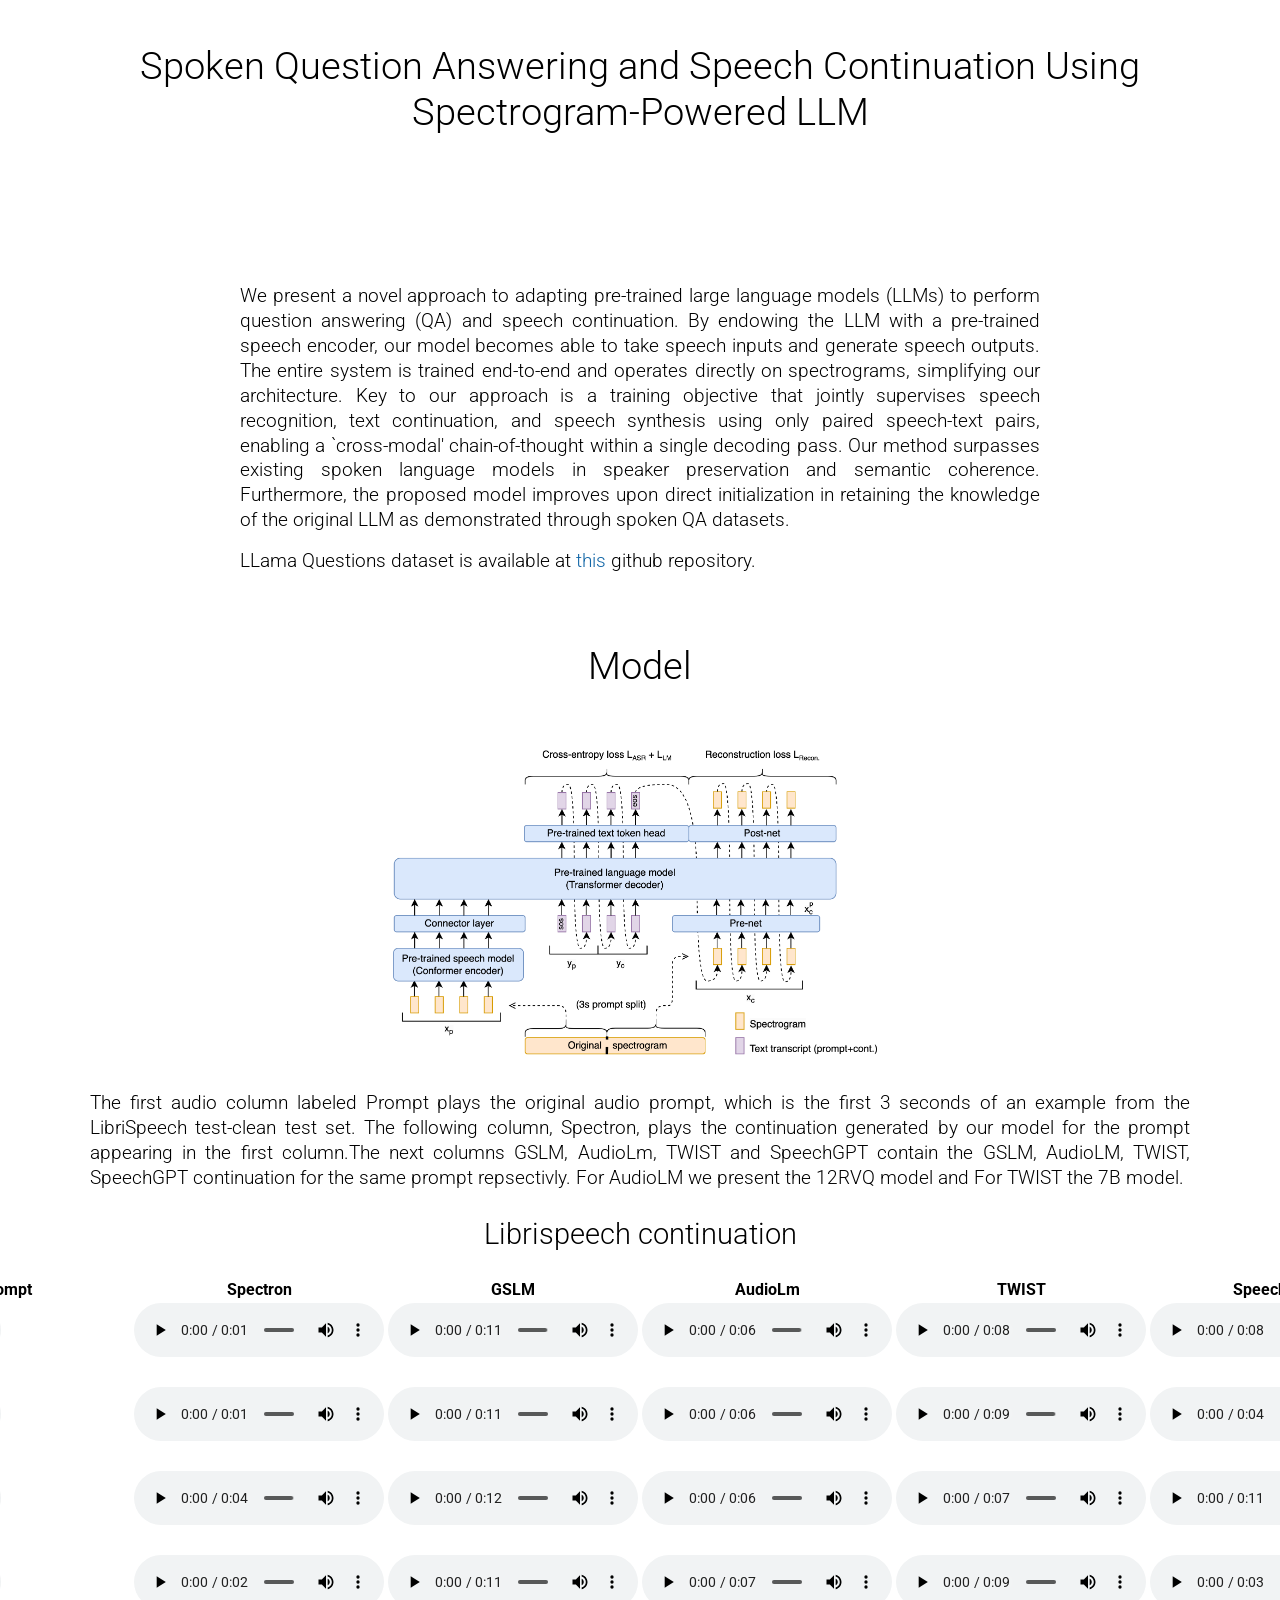
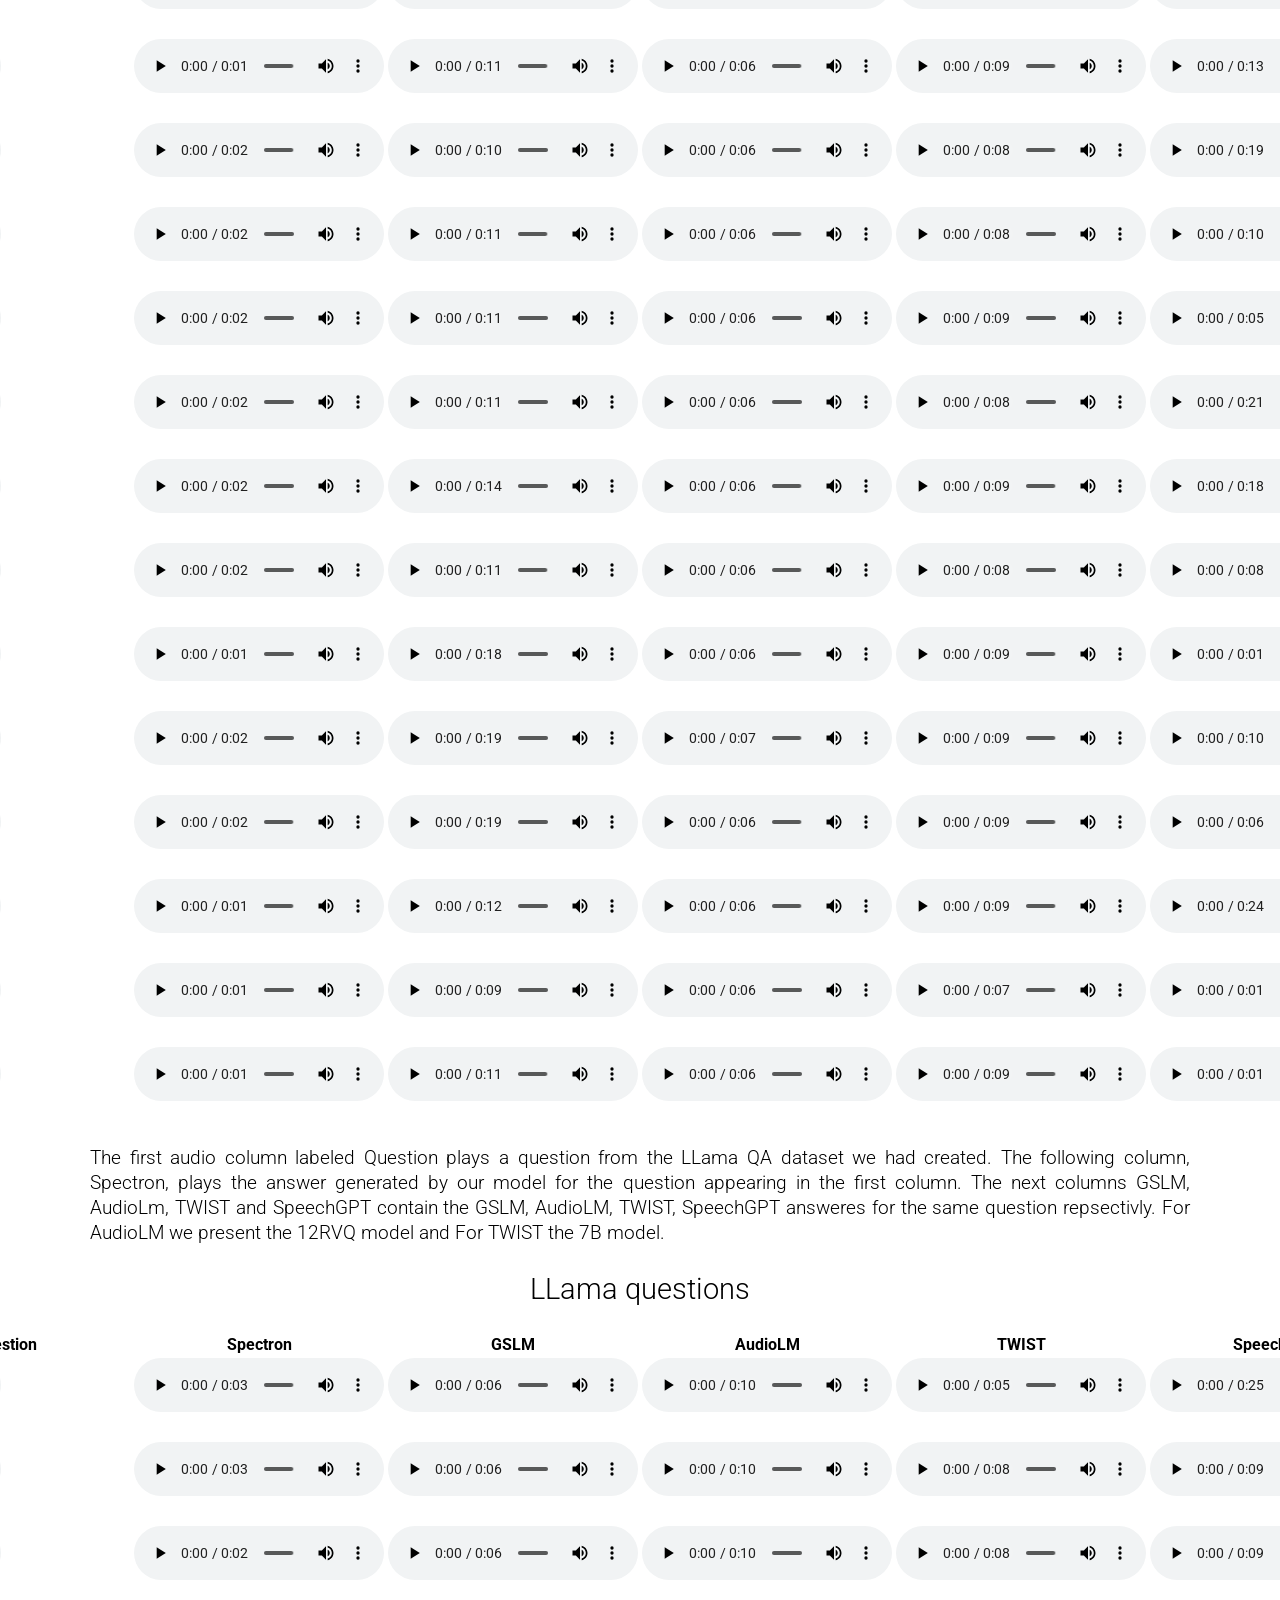
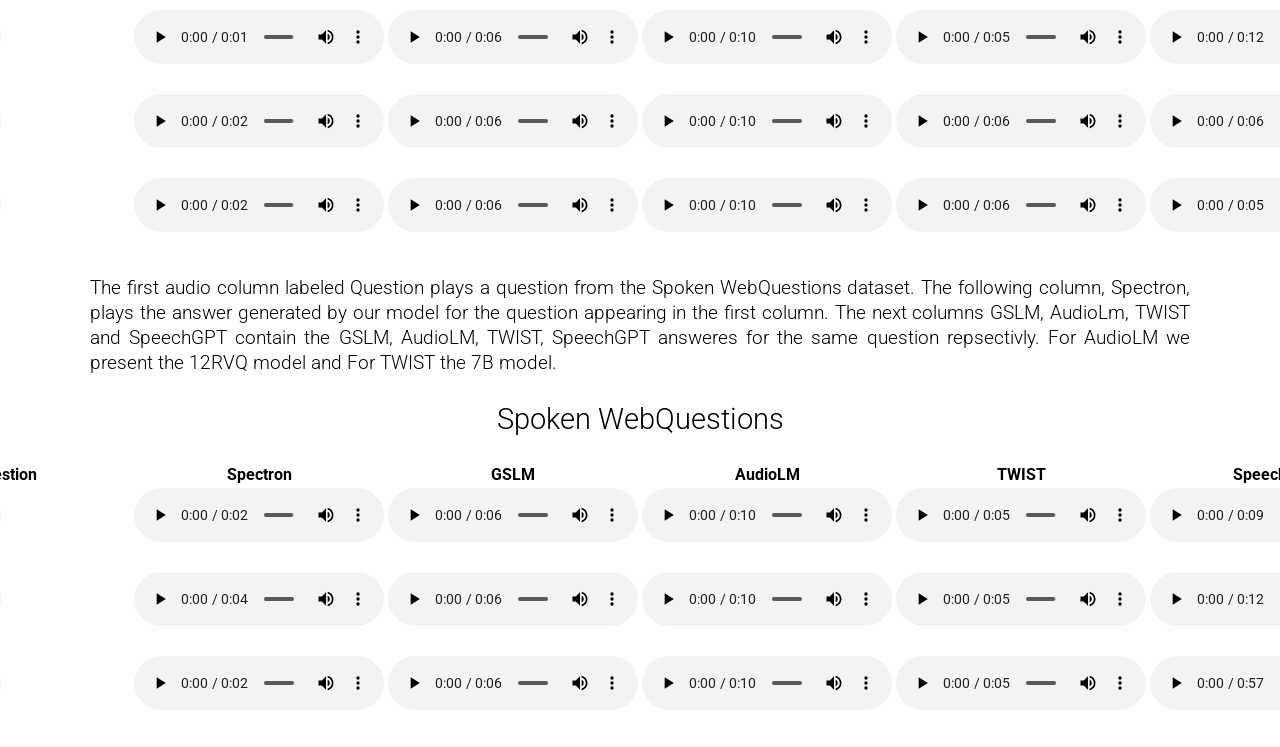
<file: spectron/index.html>
<html>

<head><meta http-equiv="Content-Type" content="text/html; charset=UTF-8"><link rel="stylesheet" type="text/css" href="cid:css-99d622a7-b09d-4ecb-b6de-0cda4c5d89cf@mhtml.blink" />

<title>Spoken Question Answering and Speech Continuation Using Spectrogram-Powered LLM</title>
    <meta property="og:title" content="LMs with a Voice: Spoken Language Modeling beyond Speech Tokens">
    <meta property="og:type" content="article">
    <!-- FIXME(shillingford): add final URL -->
    <meta property="og:url" content="">
    <!--meta property="og:image" content="images/vdtts_teaser.webp"-->
    <meta name="viewport" content="width=device-width, initial-scale=1.0">
    <link rel="preconnect" href="https://fonts.googleapis.com">
    <link rel="preconnect" href="https://fonts.gstatic.com" crossorigin>
    <link href="https://fonts.googleapis.com/css2?family=Roboto+Slab:wght@300&family=Roboto:wght@300&display=swap" rel="preload" as="style">
    <link href="https://fonts.googleapis.com/css2?family=Roboto+Slab:wght@300&family=Roboto:wght@300&display=swap" rel="stylesheet">
  

 <link rel="stylesheet" href="style.css">

  </head>

  <body>
    <div class="main">

      <h1>Spoken Question Answering and Speech Continuation Using Spectrogram-Powered LLM</h1>
      
      <div class="fig-teaser">
	<!-- TODO ADD TEASER IMG -->
      </div>

	<div class="abs">
      <p>
        We present a novel approach to adapting pre-trained large language models (LLMs) to perform question answering (QA) and speech continuation. By endowing the LLM with a pre-trained speech encoder, our model becomes able to take speech inputs and generate speech outputs. The entire system is trained end-to-end and operates directly on spectrograms, simplifying our architecture. Key to our approach is a training objective that jointly supervises speech recognition, text continuation, and speech synthesis using only paired speech-text pairs, enabling a `cross-modal' chain-of-thought within a single decoding pass. Our method surpasses existing spoken language models in speaker preservation and semantic coherence. Furthermore, the proposed model improves upon direct initialization in retaining the knowledge of the original LLM as demonstrated through spoken QA datasets.
      </p>
    <p>
      LLama Questions dataset is available at <a href="https://github.com/google-research-datasets/LLAMA1-Test-Set">this</a> github repository. 
    </p>
	</div>

      <h1>Model</h1>
      <div class="scroll-container">
        <div class="fig-model">
  	<img src="figures/train_tf_11.png">
        </div>

      </div>

      <p>
        The first audio column labeled <highlighted>Prompt</highlighted> plays the original audio prompt, which is the first 3 seconds of an example from the LibriSpeech test-clean test set. The following column, <highlighted>Spectron</highlighted>, plays the continuation generated by our model for the prompt appearing in the first column.The next columns <highlighted>GSLM</highlighted>, <highlighted>AudioLm</highlighted>, <highlighted>TWIST</highlighted> and <highlighted>SpeechGPT</highlighted> contain the GSLM, AudioLM, TWIST, SpeechGPT continuation for the same prompt repsectivly. For AudioLM we present the 12RVQ model and For TWIST the 7B model.
      <a id="ConversationalSTE"><h2 >Librispeech continuation</h2></a>
	<div class="table-container">
        <table class="sample-table" id="samples-table">
      	      <colgroup><col>
              </colgroup><thead>
                <tr>
                  <th colspan="1">Prompt</th><th colspan="1">Spectron</th><th colspan="1">GSLM</th><th colspan="1">AudioLm</th><th colspan="1">TWIST</th><th colspan="1">SpeechGPT</th>
                </tr>
              </thead>
              
              <tbody>
                <tr class="audio">
                  <td><audio controls=""><source src="librispeech/1/src.wav" type="audio/wav"></td>
                  <td><audio controls=""><source src="librispeech/1/pred.wav" type="audio/wav"></td>
                  <td><audio controls=""><source src="librispeech/1/gslm.wav" type="audio/wav"></td>
                  <td><audio controls=""><source src="librispeech/1/audiolm.wav" type="audio/wav"></td>
                  <td><audio controls=""><source src="librispeech/1/twist.wav" type="audio/wav"></td>
                  <td><audio controls=""><source src="librispeech/1/speechgpt.wav" type="audio/wav"></td>
                </tr>
                <tr class="transcript">
                  <td></td>
                  <td></td>
                </tr>
                <tr class="audio">
                  <td><audio controls=""><source src="librispeech/2/src.wav" type="audio/wav"></td>
                  <td><audio controls=""><source src="librispeech/2/pred.wav" type="audio/wav"></td>
                  <td><audio controls=""><source src="librispeech/2/gslm.wav" type="audio/wav"></td>
                  <td><audio controls=""><source src="librispeech/2/audiolm.wav" type="audio/wav"></td>
                  <td><audio controls=""><source src="librispeech/2/twist.wav" type="audio/wav"></td>
                  <td><audio controls=""><source src="librispeech/2/speechgpt.wav" type="audio/wav"></td>
                </tr>
                <tr class="transcript">
                  <td></td>
                  <td></td>
                </tr>
                <tr class="audio">
                  <td><audio controls=""><source src="librispeech/3/src.wav" type="audio/wav"></td>
                  <td><audio controls=""><source src="librispeech/3/pred.wav" type="audio/wav"></td>
                  <td><audio controls=""><source src="librispeech/3/gslm.wav" type="audio/wav"></td>
                  <td><audio controls=""><source src="librispeech/3/audiolm.wav" type="audio/wav"></td>
                  <td><audio controls=""><source src="librispeech/3/twist.wav" type="audio/wav"></td>
                  <td><audio controls=""><source src="librispeech/3/speechgpt.wav" type="audio/wav"></td>
                </tr>
                <tr class="transcript">
                  <td></td>
                  <td></td>
                </tr>
                
                <tr class="audio">
                  <td><audio controls=""><source src="librispeech/4/src.wav" type="audio/wav"></td>
                  <td><audio controls=""><source src="librispeech/4/pred.wav" type="audio/wav"></td>
                  <td><audio controls=""><source src="librispeech/4/gslm.wav" type="audio/wav"></td>
                  <td><audio controls=""><source src="librispeech/4/audiolm.wav" type="audio/wav"></td>
                  <td><audio controls=""><source src="librispeech/4/twist.wav" type="audio/wav"></td>
                  <td><audio controls=""><source src="librispeech/4/speechgpt.wav" type="audio/wav"></td>
                </tr>
                <tr class="transcript">
                  <td></td>
                  <td></td>
                </tr>
                <tr class="audio">
                  <td><audio controls=""><source src="librispeech/5/src.wav" type="audio/wav"></td>
                  <td><audio controls=""><source src="librispeech/5/pred.wav" type="audio/wav"></td>
                  <td><audio controls=""><source src="librispeech/5/gslm.wav" type="audio/wav"></td>
                  <td><audio controls=""><source src="librispeech/5/audiolm.wav" type="audio/wav"></td>
                  <td><audio controls=""><source src="librispeech/5/twist.wav" type="audio/wav"></td>
                  <td><audio controls=""><source src="librispeech/5/speechgpt.wav" type="audio/wav"></td>
                </tr>
                <tr class="transcript">
                  <td></td>
                  <td></td>
                </tr>
                <tr class="audio">
                  <td><audio controls=""><source src="librispeech/6/src.wav" type="audio/wav"></td>
                  <td><audio controls=""><source src="librispeech/6/pred.wav" type="audio/wav"></td>
                  <td><audio controls=""><source src="librispeech/6/gslm.wav" type="audio/wav"></td>
                  <td><audio controls=""><source src="librispeech/6/audiolm.wav" type="audio/wav"></td>
                  <td><audio controls=""><source src="librispeech/6/twist.wav" type="audio/wav"></td>
                  <td><audio controls=""><source src="librispeech/6/speechgpt.wav" type="audio/wav"></td>
                </tr>
                <tr class="transcript">
                  <td></td>
                  <td></td>
                </tr>
                <tr class="audio">
                  <td><audio controls=""><source src="librispeech/7/src.wav" type="audio/wav"></td>
                  <td><audio controls=""><source src="librispeech/7/pred.wav" type="audio/wav"></td>
                  <td><audio controls=""><source src="librispeech/7/gslm.wav" type="audio/wav"></td>
                  <td><audio controls=""><source src="librispeech/7/audiolm.wav" type="audio/wav"></td>
                  <td><audio controls=""><source src="librispeech/7/twist.wav" type="audio/wav"></td>
                  <td><audio controls=""><source src="librispeech/7/speechgpt.wav" type="audio/wav"></td>
                </tr>
                <tr class="transcript">
                  <td></td>
                  <td></td>
                </tr>
                <tr class="audio">
                  <td><audio controls=""><source src="librispeech/8/src.wav" type="audio/wav"></td>
                  <td><audio controls=""><source src="librispeech/8/pred.wav" type="audio/wav"></td>
                  <td><audio controls=""><source src="librispeech/8/gslm.wav" type="audio/wav"></td>
                  <td><audio controls=""><source src="librispeech/8/audiolm.wav" type="audio/wav"></td>
                  <td><audio controls=""><source src="librispeech/8/twist.wav" type="audio/wav"></td>
                  <td><audio controls=""><source src="librispeech/8/speechgpt.wav" type="audio/wav"></td>
                </tr>
                <tr class="transcript">
                  <td></td>
                  <td></td>
                </tr>
                <tr class="audio">
                  <td><audio controls=""><source src="librispeech/9/src.wav" type="audio/wav"></td>
                  <td><audio controls=""><source src="librispeech/9/pred.wav" type="audio/wav"></td>
                  <td><audio controls=""><source src="librispeech/9/gslm.wav" type="audio/wav"></td>
                  <td><audio controls=""><source src="librispeech/9/audiolm.wav" type="audio/wav"></td>
                  <td><audio controls=""><source src="librispeech/9/twist.wav" type="audio/wav"></td>
                  <td><audio controls=""><source src="librispeech/9/speechgpt.wav" type="audio/wav"></td>
                </tr>
                <tr class="transcript">
                  <td></td>
                  <td></td>
                </tr>
                <tr class="audio">
                  <td><audio controls=""><source src="librispeech/10/src.wav" type="audio/wav"></td>
                  <td><audio controls=""><source src="librispeech/10/pred.wav" type="audio/wav"></td>
                  <td><audio controls=""><source src="librispeech/10/gslm.wav" type="audio/wav"></td>
                  <td><audio controls=""><source src="librispeech/10/audiolm.wav" type="audio/wav"></td>
                  <td><audio controls=""><source src="librispeech/10/twist.wav" type="audio/wav"></td>
                  <td><audio controls=""><source src="librispeech/10/speechgpt.wav" type="audio/wav"></td>
                </tr>
                <tr class="transcript">
                  <td></td>
                  <td></td>
                </tr>
                <tr class="audio">
                  <td><audio controls=""><source src="librispeech/11/src.wav" type="audio/wav"></td>
                  <td><audio controls=""><source src="librispeech/11/pred.wav" type="audio/wav"></td>
                  <td><audio controls=""><source src="librispeech/11/gslm.wav" type="audio/wav"></td>
                  <td><audio controls=""><source src="librispeech/11/audiolm.wav" type="audio/wav"></td>
                  <td><audio controls=""><source src="librispeech/11/twist.wav" type="audio/wav"></td>
                  <td><audio controls=""><source src="librispeech/11/speechgpt.wav" type="audio/wav"></td>
                </tr>
                <tr class="transcript">
                  <td></td>
                  <td></td>
                </tr>
                <tr class="audio">
                  <td><audio controls=""><source src="librispeech/12/src.wav" type="audio/wav"></td>
                  <td><audio controls=""><source src="librispeech/12/pred.wav" type="audio/wav"></td>
                  <td><audio controls=""><source src="librispeech/12/gslm.wav" type="audio/wav"></td>
                  <td><audio controls=""><source src="librispeech/12/audiolm.wav" type="audio/wav"></td>
                  <td><audio controls=""><source src="librispeech/12/twist.wav" type="audio/wav"></td>
                  <td><audio controls=""><source src="librispeech/12/speechgpt.wav" type="audio/wav"></td>
                </tr>
                <tr class="transcript">
                  <td></td>
                  <td></td>
                </tr>
                <tr class="audio">
                  <td><audio controls=""><source src="librispeech/13/src.wav" type="audio/wav"></td>
                  <td><audio controls=""><source src="librispeech/13/pred.wav" type="audio/wav"></td>
                  <td><audio controls=""><source src="librispeech/13/gslm.wav" type="audio/wav"></td>
                  <td><audio controls=""><source src="librispeech/13/audiolm.wav" type="audio/wav"></td>
                  <td><audio controls=""><source src="librispeech/13/twist.wav" type="audio/wav"></td>
                  <td><audio controls=""><source src="librispeech/13/speechgpt.wav" type="audio/wav"></td>
                </tr>
                <tr class="transcript">
                  <td></td>
                  <td></td>
                </tr>
                <tr class="audio">
                  <td><audio controls=""><source src="librispeech/14/src.wav" type="audio/wav"></td>
                  <td><audio controls=""><source src="librispeech/14/pred.wav" type="audio/wav"></td>
                  <td><audio controls=""><source src="librispeech/14/gslm.wav" type="audio/wav"></td>
                  <td><audio controls=""><source src="librispeech/14/audiolm.wav" type="audio/wav"></td>
                  <td><audio controls=""><source src="librispeech/14/twist.wav" type="audio/wav"></td>
                  <td><audio controls=""><source src="librispeech/14/speechgpt.wav" type="audio/wav"></td>
                </tr>
                <tr class="transcript">
                  <td></td>
                  <td></td>
                </tr>
                
                <tr class="audio">
                  <td><audio controls=""><source src="librispeech/15/src.wav" type="audio/wav"></td>
                  <td><audio controls=""><source src="librispeech/15/pred.wav" type="audio/wav"></td>
                  <td><audio controls=""><source src="librispeech/15/gslm.wav" type="audio/wav"></td>
                  <td><audio controls=""><source src="librispeech/15/audiolm.wav" type="audio/wav"></td>
                  <td><audio controls=""><source src="librispeech/15/twist.wav" type="audio/wav"></td>
                  <td><audio controls=""><source src="librispeech/15/speechgpt.wav" type="audio/wav"></td>
                </tr>
                <tr class="transcript">
                  <td></td>
                  <td></td>
                </tr>
                <tr class="audio">
                  <td><audio controls=""><source src="librispeech/16/src.wav" type="audio/wav"></td>
                  <td><audio controls=""><source src="librispeech/16/pred.wav" type="audio/wav"></td>
                  <td><audio controls=""><source src="librispeech/16/gslm.wav" type="audio/wav"></td>
                  <td><audio controls=""><source src="librispeech/16/audiolm.wav" type="audio/wav"></td>
                  <td><audio controls=""><source src="librispeech/16/twist.wav" type="audio/wav"></td>
                  <td><audio controls=""><source src="librispeech/16/speechgpt.wav" type="audio/wav"></td>
                </tr>
                <tr class="transcript">
                  <td></td>
                  <td></td>
                </tr>
                <tr class="audio">
                  <td><audio controls=""><source src="librispeech/17/src.wav" type="audio/wav"></td>
                  <td><audio controls=""><source src="librispeech/17/pred.wav" type="audio/wav"></td>
                  <td><audio controls=""><source src="librispeech/17/gslm.wav" type="audio/wav"></td>
                  <td><audio controls=""><source src="librispeech/17/audiolm.wav" type="audio/wav"></td>
                  <td><audio controls=""><source src="librispeech/17/twist.wav" type="audio/wav"></td>
                  <td><audio controls=""><source src="librispeech/17/speechgpt.wav" type="audio/wav"></td>
                </tr>
                <tr class="transcript">
                  <td></td>
                  <td></td>
                </tr>
              </tbody>
              
        </table>
	</div>
  <p>
        The first audio column labeled <highlighted>Question</highlighted> plays a question from the LLama QA dataset we had created. The following column, <highlighted>Spectron</highlighted>, plays the answer generated by our model for the question appearing in the first column. The next columns <highlighted>GSLM</highlighted>, <highlighted>AudioLm</highlighted>, <highlighted>TWIST</highlighted> and <highlighted>SpeechGPT</highlighted> contain the GSLM, AudioLM, TWIST, SpeechGPT answeres for the same question repsectivly. For AudioLM we present the 12RVQ model and For TWIST the 7B model.

      <a id="wk"><h2 >LLama questions</h2></a>

      
  <div class="table-container">
        <table class="sample-table" id="samples-table">
              <colgroup><col>
              </colgroup><thead>
                <tr>
                  <th colspan="1">Question</th><th colspan="1">Spectron</th><th colspan="1">GSLM</th><th colspan="1">AudioLM</th><th colspan="1">TWIST</th><th colspan="1">SpeechGPT</th>
                </tr>
              </thead>
                <tr class="audio">
                  <td><audio controls=""><source src="llama_questions/1/Q.wav" type="audio/wav"></td>
                  <td><audio controls=""><source src="llama_questions/1/S.wav" type="audio/wav"></td>
                  <td><audio controls=""><source src="llama_questions/1/gslm.wav" type="audio/wav"></td>
                  <td><audio controls=""><source src="llama_questions/1/audiolm.wav" type="audio/wav"></td>
                  <td><audio controls=""><source src="llama_questions/1/T7.wav" type="audio/wav"></td>
                  <td><audio controls=""><source src="llama_questions/1/SGPT.wav" type="audio/wav"></td>
                </tr>
                <tr class="transcript">
                  <td></td>
                  <td></td>
                </tr>
                <tr class="audio">
                  <td><audio controls=""><source src="llama_questions/2/Q.wav" type="audio/wav"></td>
                  <td><audio controls=""><source src="llama_questions/2/S.wav" type="audio/wav"></td>
                  <td><audio controls=""><source src="llama_questions/2/gslm.wav" type="audio/wav"></td>
                  <td><audio controls=""><source src="llama_questions/2/audiolm.wav" type="audio/wav"></td>
                  <td><audio controls=""><source src="llama_questions/2/T7.wav" type="audio/wav"></td>
                  <td><audio controls=""><source src="llama_questions/2/SGPT.wav" type="audio/wav"></td>
                </tr>
                <tr class="transcript">
                  <td></td>
                  <td></td>
                </tr>
                <tr class="audio">
                  <td><audio controls=""><source src="llama_questions/3/Q.wav" type="audio/wav"></td>
                  <td><audio controls=""><source src="llama_questions/3/S.wav" type="audio/wav"></td>
                  <td><audio controls=""><source src="llama_questions/3/gslm.wav" type="audio/wav"></td>
                  <td><audio controls=""><source src="llama_questions/3/audiolm.wav" type="audio/wav"></td>
                  <td><audio controls=""><source src="llama_questions/3/T7.wav" type="audio/wav"></td>
                  <td><audio controls=""><source src="llama_questions/3/SGPT.wav" type="audio/wav"></td>
                </tr>
                <tr class="transcript">
                  <td></td>
                  <td></td>
                </tr>
                <tr class="audio">
                  <td><audio controls=""><source src="llama_questions/4/Q.wav" type="audio/wav"></td>
                  <td><audio controls=""><source src="llama_questions/4/S.wav" type="audio/wav"></td>
                  <td><audio controls=""><source src="llama_questions/4/gslm.wav" type="audio/wav"></td>
                  <td><audio controls=""><source src="llama_questions/4/audiolm.wav" type="audio/wav"></td>
                  <td><audio controls=""><source src="llama_questions/4/T7.wav" type="audio/wav"></td>
                  <td><audio controls=""><source src="llama_questions/4/SGPT.wav" type="audio/wav"></td>
                </tr>
                <tr class="transcript">
                  <td></td>
                  <td></td>
                </tr>
                <tr class="audio">
                  <td><audio controls=""><source src="llama_questions/5/Q.wav" type="audio/wav"></td>
                  <td><audio controls=""><source src="llama_questions/5/S.wav" type="audio/wav"></td>
                  <td><audio controls=""><source src="llama_questions/5/gslm.wav" type="audio/wav"></td>
                  <td><audio controls=""><source src="llama_questions/5/audiolm.wav" type="audio/wav"></td>
                  <td><audio controls=""><source src="llama_questions/5/T7.wav" type="audio/wav"></td>
                  <td><audio controls=""><source src="llama_questions/5/SGPT.wav" type="audio/wav"></td> 
                </tr>
                <tr class="transcript">
                  <td></td>
                  <td></td>
                </tr>
                <tr class="audio">
                  <td><audio controls=""><source src="llama_questions/6/Q.wav" type="audio/wav"></td>
                  <td><audio controls=""><source src="llama_questions/6/S.wav" type="audio/wav"></td>
                  <td><audio controls=""><source src="llama_questions/6/gslm.wav" type="audio/wav"></td>
                  <td><audio controls=""><source src="llama_questions/6/audiolm.wav" type="audio/wav"></td>
                  <td><audio controls=""><source src="llama_questions/6/T7.wav" type="audio/wav"></td>
                  <td><audio controls=""><source src="llama_questions/6/SGPT.wav" type="audio/wav"></td>
                </tr>
                <tr class="transcript">
                  <td></td>
                  <td></td>
                </tr>
              <tbody>

              </tbody>
        </table>
  </div>

  <p>
        The first audio column labeled <highlighted>Question</highlighted> plays a question from the Spoken WebQuestions dataset. The following column, <highlighted>Spectron</highlighted>, plays the answer generated by our model for the question appearing in the first column. The next columns <highlighted>GSLM</highlighted>, <highlighted>AudioLm</highlighted>, <highlighted>TWIST</highlighted> and <highlighted>SpeechGPT</highlighted> contain the GSLM, AudioLM, TWIST, SpeechGPT answeres for the same question repsectivly. For AudioLM we present the 12RVQ model and For TWIST the 7B model.

      <a id="wk"><h2 >Spoken WebQuestions</h2></a>

      
  <div class="table-container">
        <table class="sample-table" id="samples-table">
              <colgroup><col>
              </colgroup><thead>
                <tr>
                  <th colspan="1">Question</th><th colspan="1">Spectron</th><th colspan="1">GSLM</th><th colspan="1">AudioLM</th><th colspan="1">TWIST</th><th colspan="1">SpeechGPT</th>
                </tr>
              </thead>
                <tr class="audio">
                  <td><audio controls=""><source src="WebQuestions/1/Q.wav" type="audio/wav"></td>
                  <td><audio controls=""><source src="WebQuestions/1/S.wav" type="audio/wav"></td>
                  <td><audio controls=""><source src="WebQuestions/1/gslm.wav" type="audio/wav"></td>
                  <td><audio controls=""><source src="WebQuestions/1/audiolm.wav" type="audio/wav"></td>
                  <td><audio controls=""><source src="WebQuestions/1/T7.wav" type="audio/wav"></td>
                  <td><audio controls=""><source src="WebQuestions/1/SGPT.wav" type="audio/wav"></td>
                </tr>
                <tr class="transcript">
                  <td></td>
                  <td></td>
                </tr>
                <tr class="audio">
                  <td><audio controls=""><source src="WebQuestions/2/Q.wav" type="audio/wav"></td>
                  <td><audio controls=""><source src="WebQuestions/2/S.wav" type="audio/wav"></td>
                  <td><audio controls=""><source src="WebQuestions/2/gslm.wav" type="audio/wav"></td>
                  <td><audio controls=""><source src="WebQuestions/2/audiolm.wav" type="audio/wav"></td>
                  <td><audio controls=""><source src="WebQuestions/2/T7.wav" type="audio/wav"></td>
                  <td><audio controls=""><source src="WebQuestions/2/SGPT.wav" type="audio/wav"></td>
                </tr>
                <tr class="transcript">
                  <td></td>
                  <td></td>
                </tr>
                <tr class="audio">
                  <td><audio controls=""><source src="WebQuestions/3/Q.wav" type="audio/wav"></td>
                  <td><audio controls=""><source src="WebQuestions/3/S.wav" type="audio/wav"></td>
                  <td><audio controls=""><source src="WebQuestions/3/gslm.wav" type="audio/wav"></td>
                  <td><audio controls=""><source src="WebQuestions/3/audiolm.wav" type="audio/wav"></td>
                  <td><audio controls=""><source src="WebQuestions/3/T7.wav" type="audio/wav"></td>
                  <td><audio controls=""><source src="WebQuestions/3/SGPT.wav" type="audio/wav"></td>
                </tr>
                <tr class="transcript">
                  <td></td>
                  <td></td>
                </tr>
              <tbody>

              </tbody>
        </table>
  </div>
  
</body></html>
</file>
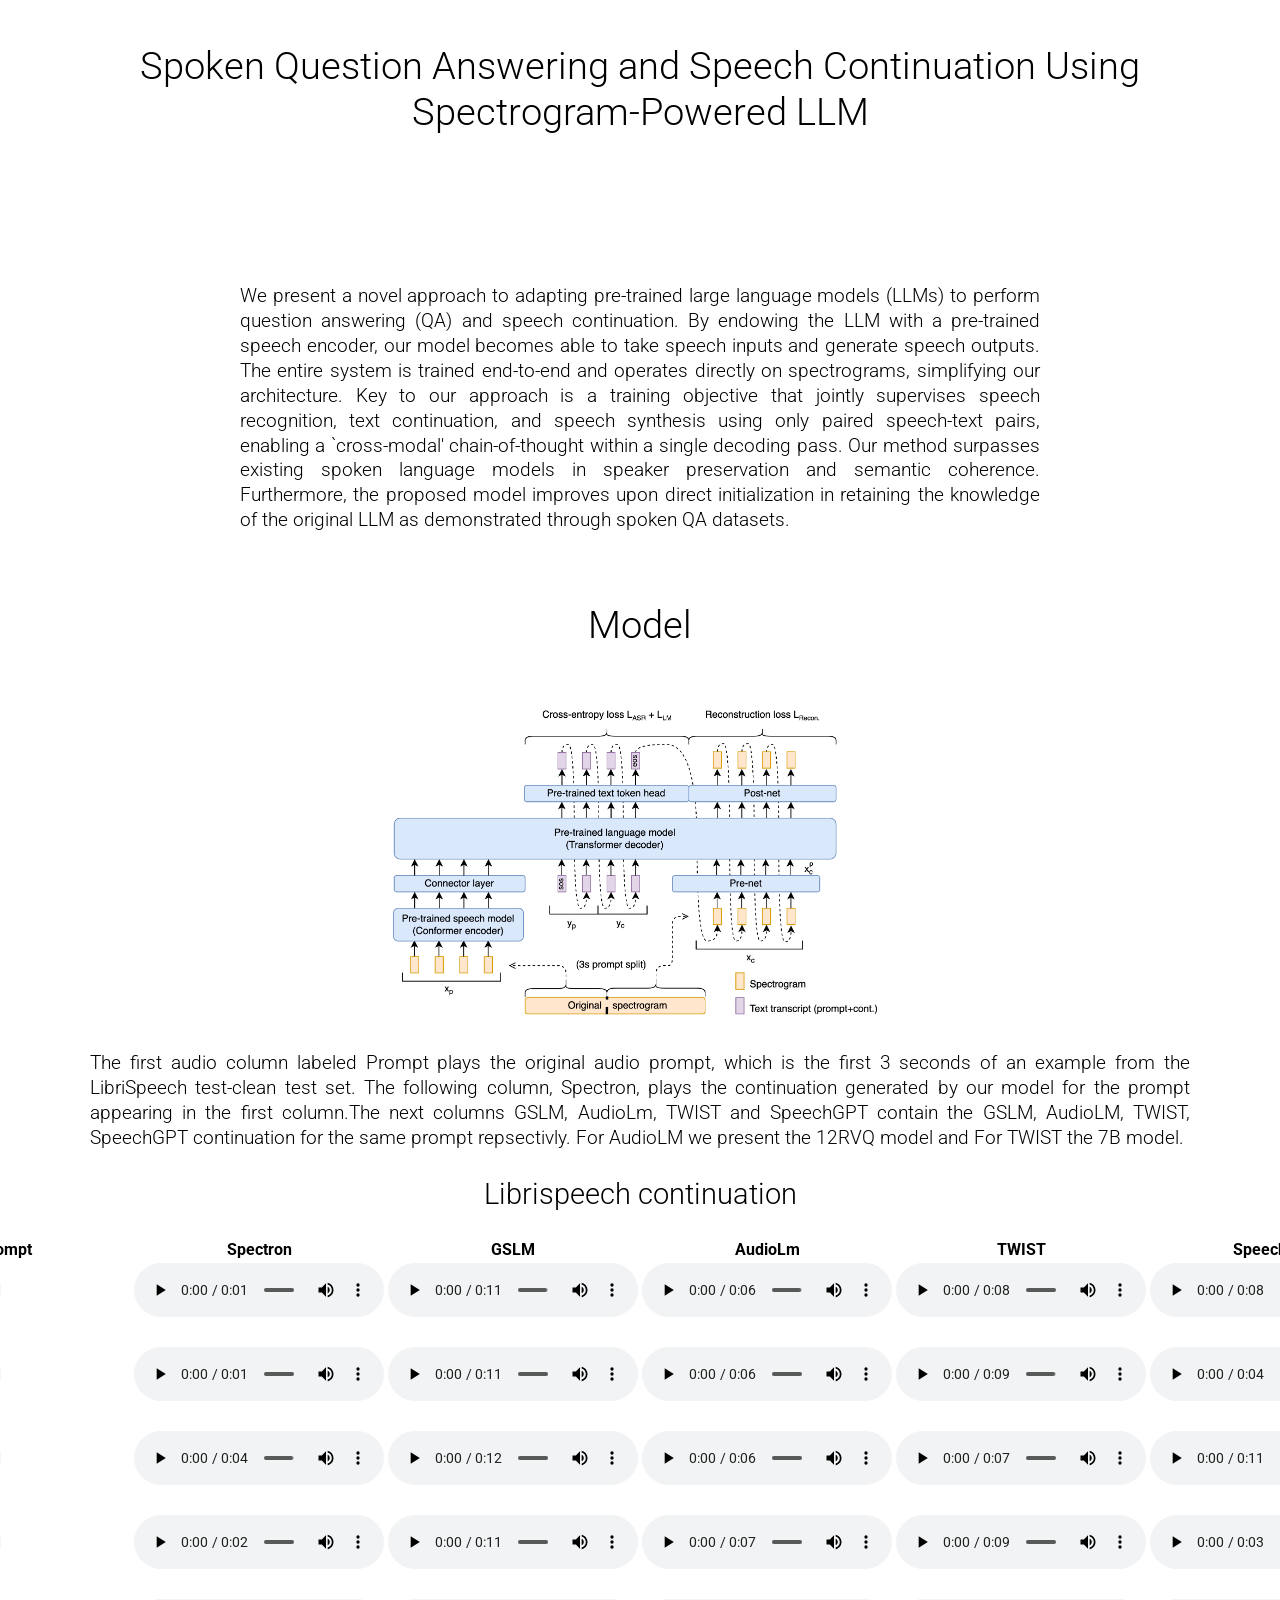
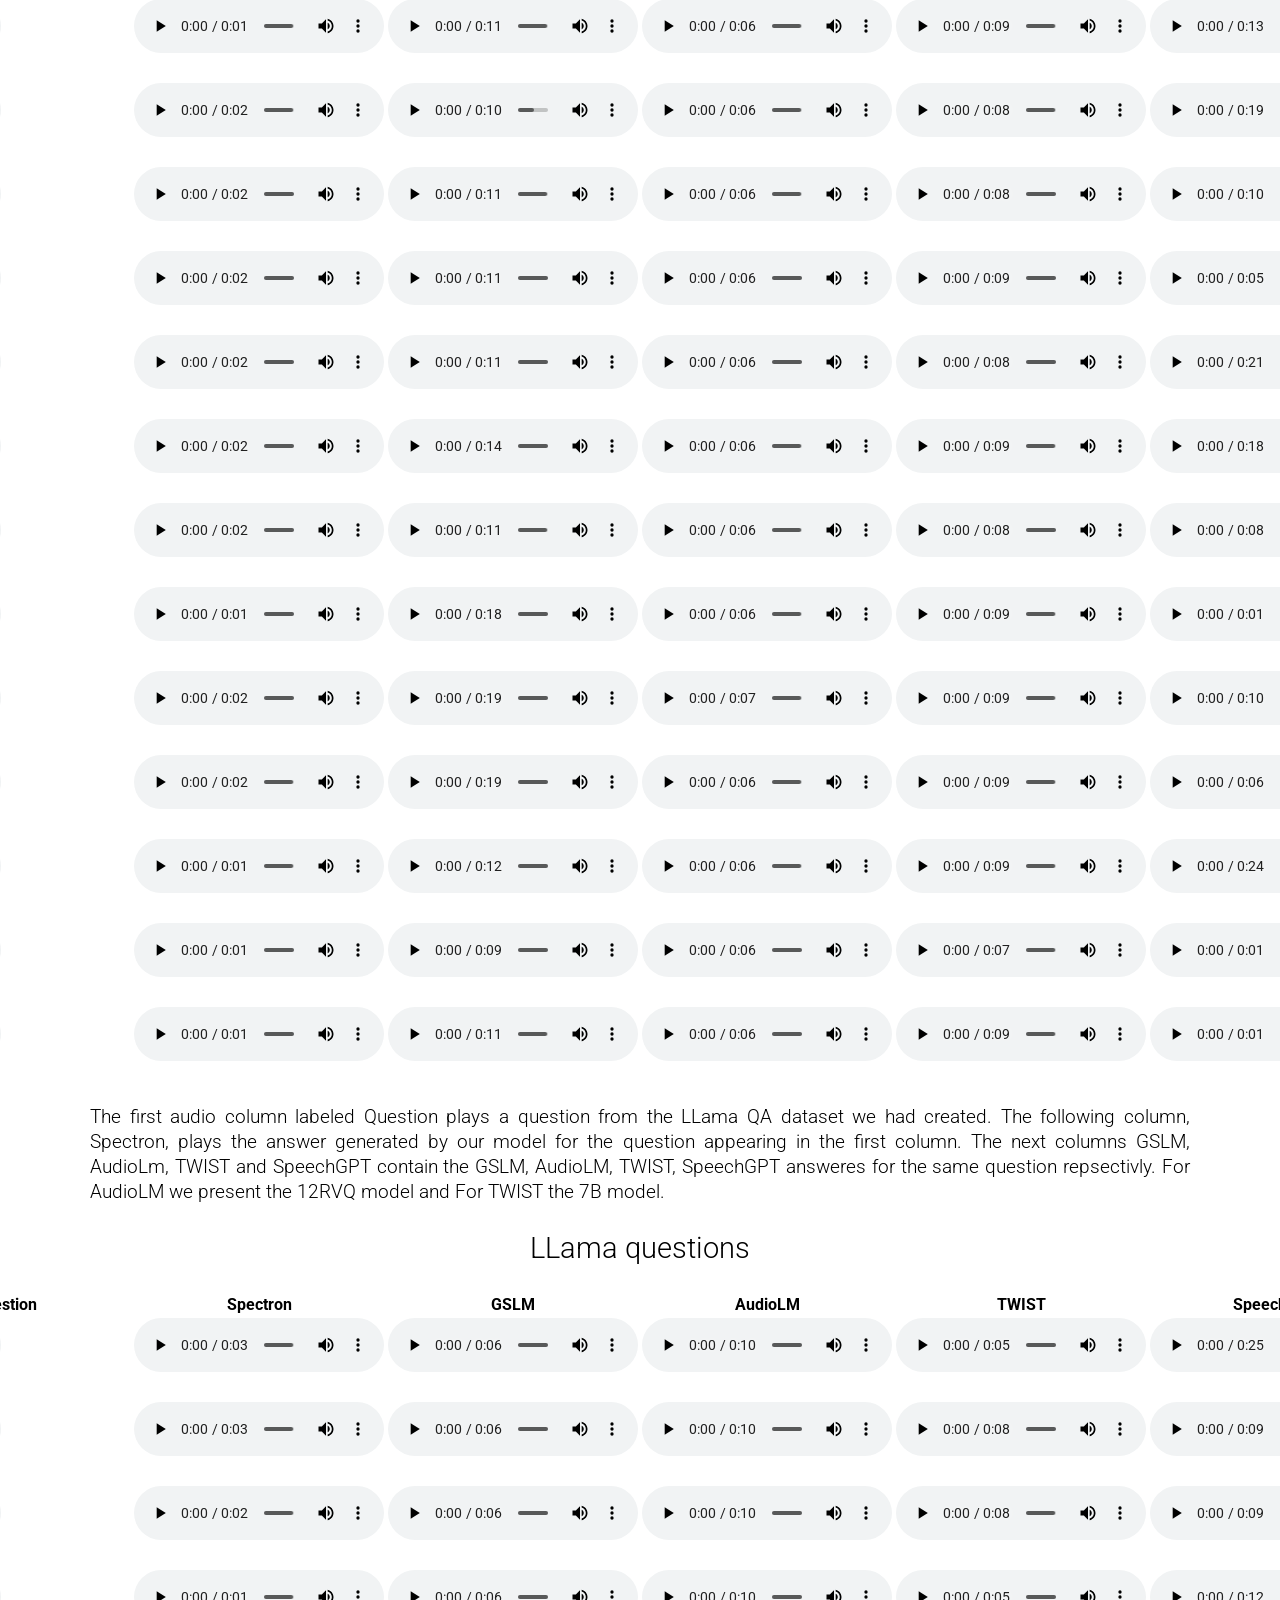
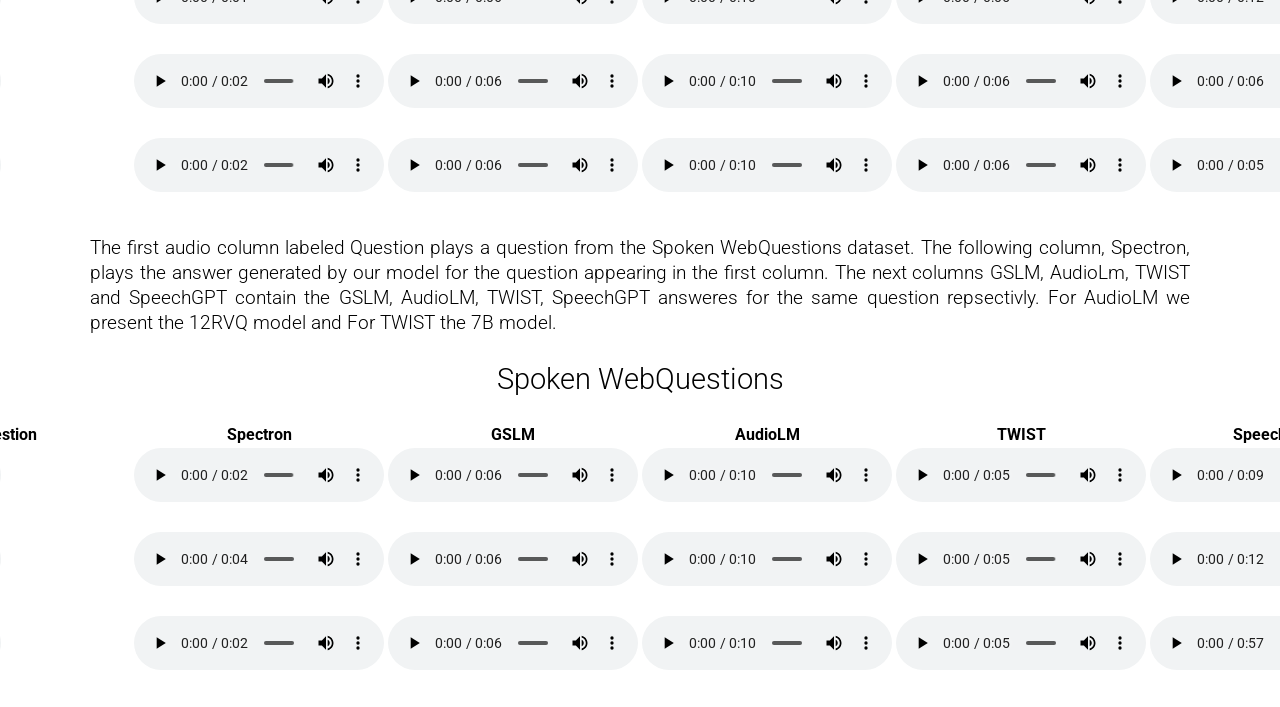
<file: spectron/Spectron_website.html>
<html>

<head><meta http-equiv="Content-Type" content="text/html; charset=UTF-8"><link rel="stylesheet" type="text/css" href="cid:css-99d622a7-b09d-4ecb-b6de-0cda4c5d89cf@mhtml.blink" />

<title>Spoken Question Answering and Speech Continuation Using Spectrogram-Powered LLM</title>
    <meta property="og:title" content="LMs with a Voice: Spoken Language Modeling beyond Speech Tokens">
    <meta property="og:type" content="article">
    <!-- FIXME(shillingford): add final URL -->
    <meta property="og:url" content="">
    <!--meta property="og:image" content="images/vdtts_teaser.webp"-->
    <meta name="viewport" content="width=device-width, initial-scale=1.0">
    <link rel="preconnect" href="https://fonts.googleapis.com">
    <link rel="preconnect" href="https://fonts.gstatic.com" crossorigin>
    <link href="https://fonts.googleapis.com/css2?family=Roboto+Slab:wght@300&family=Roboto:wght@300&display=swap" rel="preload" as="style">
    <link href="https://fonts.googleapis.com/css2?family=Roboto+Slab:wght@300&family=Roboto:wght@300&display=swap" rel="stylesheet">
  

 <link rel="stylesheet" href="style.css">

  </head>

  <body>
    <div class="main">

      <h1>Spoken Question Answering and Speech Continuation Using Spectrogram-Powered LLM</h1>
      
      <div class="fig-teaser">
	<!-- TODO ADD TEASER IMG -->
      </div>

	<div class="abs">
      <p>
        We present a novel approach to adapting pre-trained large language models (LLMs) to perform question answering (QA) and speech continuation. By endowing the LLM with a pre-trained speech encoder, our model becomes able to take speech inputs and generate speech outputs. The entire system is trained end-to-end and operates directly on spectrograms, simplifying our architecture. Key to our approach is a training objective that jointly supervises speech recognition, text continuation, and speech synthesis using only paired speech-text pairs, enabling a `cross-modal' chain-of-thought within a single decoding pass. Our method surpasses existing spoken language models in speaker preservation and semantic coherence. Furthermore, the proposed model improves upon direct initialization in retaining the knowledge of the original LLM as demonstrated through spoken QA datasets. 
      </p>
	</div>

      <h1>Model</h1>
      <div class="scroll-container">
        <div class="fig-model">
  	<img src="figures/train_tf_11.png">
        </div>

      </div>

      <p>
        The first audio column labeled <highlighted>Prompt</highlighted> plays the original audio prompt, which is the first 3 seconds of an example from the LibriSpeech test-clean test set. The following column, <highlighted>Spectron</highlighted>, plays the continuation generated by our model for the prompt appearing in the first column.The next columns <highlighted>GSLM</highlighted>, <highlighted>AudioLm</highlighted>, <highlighted>TWIST</highlighted> and <highlighted>SpeechGPT</highlighted> contain the GSLM, AudioLM, TWIST, SpeechGPT continuation for the same prompt repsectivly. For AudioLM we present the 12RVQ model and For TWIST the 7B model.
      <a id="ConversationalSTE"><h2 >Librispeech continuation</h2></a>
	<div class="table-container">
        <table class="sample-table" id="samples-table">
      	      <colgroup><col>
              </colgroup><thead>
                <tr>
                  <th colspan="1">Prompt</th><th colspan="1">Spectron</th><th colspan="1">GSLM</th><th colspan="1">AudioLm</th><th colspan="1">TWIST</th><th colspan="1">SpeechGPT</th>
                </tr>
              </thead>
              
              <tbody>
                <tr class="audio">
                  <td><audio controls=""><source src="librispeech/1/src.wav" type="audio/wav"></td>
                  <td><audio controls=""><source src="librispeech/1/pred.wav" type="audio/wav"></td>
                  <td><audio controls=""><source src="librispeech/1/gslm.wav" type="audio/wav"></td>
                  <td><audio controls=""><source src="librispeech/1/audiolm.wav" type="audio/wav"></td>
                  <td><audio controls=""><source src="librispeech/1/twist.wav" type="audio/wav"></td>
                  <td><audio controls=""><source src="librispeech/1/speechgpt.wav" type="audio/wav"></td>
                </tr>
                <tr class="transcript">
                  <td></td>
                  <td></td>
                </tr>
                <tr class="audio">
                  <td><audio controls=""><source src="librispeech/2/src.wav" type="audio/wav"></td>
                  <td><audio controls=""><source src="librispeech/2/pred.wav" type="audio/wav"></td>
                  <td><audio controls=""><source src="librispeech/2/gslm.wav" type="audio/wav"></td>
                  <td><audio controls=""><source src="librispeech/2/audiolm.wav" type="audio/wav"></td>
                  <td><audio controls=""><source src="librispeech/2/twist.wav" type="audio/wav"></td>
                  <td><audio controls=""><source src="librispeech/2/speechgpt.wav" type="audio/wav"></td>
                </tr>
                <tr class="transcript">
                  <td></td>
                  <td></td>
                </tr>
                <tr class="audio">
                  <td><audio controls=""><source src="librispeech/3/src.wav" type="audio/wav"></td>
                  <td><audio controls=""><source src="librispeech/3/pred.wav" type="audio/wav"></td>
                  <td><audio controls=""><source src="librispeech/3/gslm.wav" type="audio/wav"></td>
                  <td><audio controls=""><source src="librispeech/3/audiolm.wav" type="audio/wav"></td>
                  <td><audio controls=""><source src="librispeech/3/twist.wav" type="audio/wav"></td>
                  <td><audio controls=""><source src="librispeech/3/speechgpt.wav" type="audio/wav"></td>
                </tr>
                <tr class="transcript">
                  <td></td>
                  <td></td>
                </tr>
                
                <tr class="audio">
                  <td><audio controls=""><source src="librispeech/4/src.wav" type="audio/wav"></td>
                  <td><audio controls=""><source src="librispeech/4/pred.wav" type="audio/wav"></td>
                  <td><audio controls=""><source src="librispeech/4/gslm.wav" type="audio/wav"></td>
                  <td><audio controls=""><source src="librispeech/4/audiolm.wav" type="audio/wav"></td>
                  <td><audio controls=""><source src="librispeech/4/twist.wav" type="audio/wav"></td>
                  <td><audio controls=""><source src="librispeech/4/speechgpt.wav" type="audio/wav"></td>
                </tr>
                <tr class="transcript">
                  <td></td>
                  <td></td>
                </tr>
                <tr class="audio">
                  <td><audio controls=""><source src="librispeech/5/src.wav" type="audio/wav"></td>
                  <td><audio controls=""><source src="librispeech/5/pred.wav" type="audio/wav"></td>
                  <td><audio controls=""><source src="librispeech/5/gslm.wav" type="audio/wav"></td>
                  <td><audio controls=""><source src="librispeech/5/audiolm.wav" type="audio/wav"></td>
                  <td><audio controls=""><source src="librispeech/5/twist.wav" type="audio/wav"></td>
                  <td><audio controls=""><source src="librispeech/5/speechgpt.wav" type="audio/wav"></td>
                </tr>
                <tr class="transcript">
                  <td></td>
                  <td></td>
                </tr>
                <tr class="audio">
                  <td><audio controls=""><source src="librispeech/6/src.wav" type="audio/wav"></td>
                  <td><audio controls=""><source src="librispeech/6/pred.wav" type="audio/wav"></td>
                  <td><audio controls=""><source src="librispeech/6/gslm.wav" type="audio/wav"></td>
                  <td><audio controls=""><source src="librispeech/6/audiolm.wav" type="audio/wav"></td>
                  <td><audio controls=""><source src="librispeech/6/twist.wav" type="audio/wav"></td>
                  <td><audio controls=""><source src="librispeech/6/speechgpt.wav" type="audio/wav"></td>
                </tr>
                <tr class="transcript">
                  <td></td>
                  <td></td>
                </tr>
                <tr class="audio">
                  <td><audio controls=""><source src="librispeech/7/src.wav" type="audio/wav"></td>
                  <td><audio controls=""><source src="librispeech/7/pred.wav" type="audio/wav"></td>
                  <td><audio controls=""><source src="librispeech/7/gslm.wav" type="audio/wav"></td>
                  <td><audio controls=""><source src="librispeech/7/audiolm.wav" type="audio/wav"></td>
                  <td><audio controls=""><source src="librispeech/7/twist.wav" type="audio/wav"></td>
                  <td><audio controls=""><source src="librispeech/7/speechgpt.wav" type="audio/wav"></td>
                </tr>
                <tr class="transcript">
                  <td></td>
                  <td></td>
                </tr>
                <tr class="audio">
                  <td><audio controls=""><source src="librispeech/8/src.wav" type="audio/wav"></td>
                  <td><audio controls=""><source src="librispeech/8/pred.wav" type="audio/wav"></td>
                  <td><audio controls=""><source src="librispeech/8/gslm.wav" type="audio/wav"></td>
                  <td><audio controls=""><source src="librispeech/8/audiolm.wav" type="audio/wav"></td>
                  <td><audio controls=""><source src="librispeech/8/twist.wav" type="audio/wav"></td>
                  <td><audio controls=""><source src="librispeech/8/speechgpt.wav" type="audio/wav"></td>
                </tr>
                <tr class="transcript">
                  <td></td>
                  <td></td>
                </tr>
                <tr class="audio">
                  <td><audio controls=""><source src="librispeech/9/src.wav" type="audio/wav"></td>
                  <td><audio controls=""><source src="librispeech/9/pred.wav" type="audio/wav"></td>
                  <td><audio controls=""><source src="librispeech/9/gslm.wav" type="audio/wav"></td>
                  <td><audio controls=""><source src="librispeech/9/audiolm.wav" type="audio/wav"></td>
                  <td><audio controls=""><source src="librispeech/9/twist.wav" type="audio/wav"></td>
                  <td><audio controls=""><source src="librispeech/9/speechgpt.wav" type="audio/wav"></td>
                </tr>
                <tr class="transcript">
                  <td></td>
                  <td></td>
                </tr>
                <tr class="audio">
                  <td><audio controls=""><source src="librispeech/10/src.wav" type="audio/wav"></td>
                  <td><audio controls=""><source src="librispeech/10/pred.wav" type="audio/wav"></td>
                  <td><audio controls=""><source src="librispeech/10/gslm.wav" type="audio/wav"></td>
                  <td><audio controls=""><source src="librispeech/10/audiolm.wav" type="audio/wav"></td>
                  <td><audio controls=""><source src="librispeech/10/twist.wav" type="audio/wav"></td>
                  <td><audio controls=""><source src="librispeech/10/speechgpt.wav" type="audio/wav"></td>
                </tr>
                <tr class="transcript">
                  <td></td>
                  <td></td>
                </tr>
                <tr class="audio">
                  <td><audio controls=""><source src="librispeech/11/src.wav" type="audio/wav"></td>
                  <td><audio controls=""><source src="librispeech/11/pred.wav" type="audio/wav"></td>
                  <td><audio controls=""><source src="librispeech/11/gslm.wav" type="audio/wav"></td>
                  <td><audio controls=""><source src="librispeech/11/audiolm.wav" type="audio/wav"></td>
                  <td><audio controls=""><source src="librispeech/11/twist.wav" type="audio/wav"></td>
                  <td><audio controls=""><source src="librispeech/11/speechgpt.wav" type="audio/wav"></td>
                </tr>
                <tr class="transcript">
                  <td></td>
                  <td></td>
                </tr>
                <tr class="audio">
                  <td><audio controls=""><source src="librispeech/12/src.wav" type="audio/wav"></td>
                  <td><audio controls=""><source src="librispeech/12/pred.wav" type="audio/wav"></td>
                  <td><audio controls=""><source src="librispeech/12/gslm.wav" type="audio/wav"></td>
                  <td><audio controls=""><source src="librispeech/12/audiolm.wav" type="audio/wav"></td>
                  <td><audio controls=""><source src="librispeech/12/twist.wav" type="audio/wav"></td>
                  <td><audio controls=""><source src="librispeech/12/speechgpt.wav" type="audio/wav"></td>
                </tr>
                <tr class="transcript">
                  <td></td>
                  <td></td>
                </tr>
                <tr class="audio">
                  <td><audio controls=""><source src="librispeech/13/src.wav" type="audio/wav"></td>
                  <td><audio controls=""><source src="librispeech/13/pred.wav" type="audio/wav"></td>
                  <td><audio controls=""><source src="librispeech/13/gslm.wav" type="audio/wav"></td>
                  <td><audio controls=""><source src="librispeech/13/audiolm.wav" type="audio/wav"></td>
                  <td><audio controls=""><source src="librispeech/13/twist.wav" type="audio/wav"></td>
                  <td><audio controls=""><source src="librispeech/13/speechgpt.wav" type="audio/wav"></td>
                </tr>
                <tr class="transcript">
                  <td></td>
                  <td></td>
                </tr>
                <tr class="audio">
                  <td><audio controls=""><source src="librispeech/14/src.wav" type="audio/wav"></td>
                  <td><audio controls=""><source src="librispeech/14/pred.wav" type="audio/wav"></td>
                  <td><audio controls=""><source src="librispeech/14/gslm.wav" type="audio/wav"></td>
                  <td><audio controls=""><source src="librispeech/14/audiolm.wav" type="audio/wav"></td>
                  <td><audio controls=""><source src="librispeech/14/twist.wav" type="audio/wav"></td>
                  <td><audio controls=""><source src="librispeech/14/speechgpt.wav" type="audio/wav"></td>
                </tr>
                <tr class="transcript">
                  <td></td>
                  <td></td>
                </tr>
                
                <tr class="audio">
                  <td><audio controls=""><source src="librispeech/15/src.wav" type="audio/wav"></td>
                  <td><audio controls=""><source src="librispeech/15/pred.wav" type="audio/wav"></td>
                  <td><audio controls=""><source src="librispeech/15/gslm.wav" type="audio/wav"></td>
                  <td><audio controls=""><source src="librispeech/15/audiolm.wav" type="audio/wav"></td>
                  <td><audio controls=""><source src="librispeech/15/twist.wav" type="audio/wav"></td>
                  <td><audio controls=""><source src="librispeech/15/speechgpt.wav" type="audio/wav"></td>
                </tr>
                <tr class="transcript">
                  <td></td>
                  <td></td>
                </tr>
                <tr class="audio">
                  <td><audio controls=""><source src="librispeech/16/src.wav" type="audio/wav"></td>
                  <td><audio controls=""><source src="librispeech/16/pred.wav" type="audio/wav"></td>
                  <td><audio controls=""><source src="librispeech/16/gslm.wav" type="audio/wav"></td>
                  <td><audio controls=""><source src="librispeech/16/audiolm.wav" type="audio/wav"></td>
                  <td><audio controls=""><source src="librispeech/16/twist.wav" type="audio/wav"></td>
                  <td><audio controls=""><source src="librispeech/16/speechgpt.wav" type="audio/wav"></td>
                </tr>
                <tr class="transcript">
                  <td></td>
                  <td></td>
                </tr>
                <tr class="audio">
                  <td><audio controls=""><source src="librispeech/17/src.wav" type="audio/wav"></td>
                  <td><audio controls=""><source src="librispeech/17/pred.wav" type="audio/wav"></td>
                  <td><audio controls=""><source src="librispeech/17/gslm.wav" type="audio/wav"></td>
                  <td><audio controls=""><source src="librispeech/17/audiolm.wav" type="audio/wav"></td>
                  <td><audio controls=""><source src="librispeech/17/twist.wav" type="audio/wav"></td>
                  <td><audio controls=""><source src="librispeech/17/speechgpt.wav" type="audio/wav"></td>
                </tr>
                <tr class="transcript">
                  <td></td>
                  <td></td>
                </tr>
              </tbody>
              
        </table>
	</div>
  <p>
        The first audio column labeled <highlighted>Question</highlighted> plays a question from the LLama QA dataset we had created. The following column, <highlighted>Spectron</highlighted>, plays the answer generated by our model for the question appearing in the first column. The next columns <highlighted>GSLM</highlighted>, <highlighted>AudioLm</highlighted>, <highlighted>TWIST</highlighted> and <highlighted>SpeechGPT</highlighted> contain the GSLM, AudioLM, TWIST, SpeechGPT answeres for the same question repsectivly. For AudioLM we present the 12RVQ model and For TWIST the 7B model.

      <a id="wk"><h2 >LLama questions</h2></a>

      
  <div class="table-container">
        <table class="sample-table" id="samples-table">
              <colgroup><col>
              </colgroup><thead>
                <tr>
                  <th colspan="1">Question</th><th colspan="1">Spectron</th><th colspan="1">GSLM</th><th colspan="1">AudioLM</th><th colspan="1">TWIST</th><th colspan="1">SpeechGPT</th>
                </tr>
              </thead>
                <tr class="audio">
                  <td><audio controls=""><source src="llama_questions/1/Q.wav" type="audio/wav"></td>
                  <td><audio controls=""><source src="llama_questions/1/S.wav" type="audio/wav"></td>
                  <td><audio controls=""><source src="llama_questions/1/gslm.wav" type="audio/wav"></td>
                  <td><audio controls=""><source src="llama_questions/1/audiolm.wav" type="audio/wav"></td>
                  <td><audio controls=""><source src="llama_questions/1/T7.wav" type="audio/wav"></td>
                  <td><audio controls=""><source src="llama_questions/1/SGPT.wav" type="audio/wav"></td>
                </tr>
                <tr class="transcript">
                  <td></td>
                  <td></td>
                </tr>
                <tr class="audio">
                  <td><audio controls=""><source src="llama_questions/2/Q.wav" type="audio/wav"></td>
                  <td><audio controls=""><source src="llama_questions/2/S.wav" type="audio/wav"></td>
                  <td><audio controls=""><source src="llama_questions/2/gslm.wav" type="audio/wav"></td>
                  <td><audio controls=""><source src="llama_questions/2/audiolm.wav" type="audio/wav"></td>
                  <td><audio controls=""><source src="llama_questions/2/T7.wav" type="audio/wav"></td>
                  <td><audio controls=""><source src="llama_questions/2/SGPT.wav" type="audio/wav"></td>
                </tr>
                <tr class="transcript">
                  <td></td>
                  <td></td>
                </tr>
                <tr class="audio">
                  <td><audio controls=""><source src="llama_questions/3/Q.wav" type="audio/wav"></td>
                  <td><audio controls=""><source src="llama_questions/3/S.wav" type="audio/wav"></td>
                  <td><audio controls=""><source src="llama_questions/3/gslm.wav" type="audio/wav"></td>
                  <td><audio controls=""><source src="llama_questions/3/audiolm.wav" type="audio/wav"></td>
                  <td><audio controls=""><source src="llama_questions/3/T7.wav" type="audio/wav"></td>
                  <td><audio controls=""><source src="llama_questions/3/SGPT.wav" type="audio/wav"></td>
                </tr>
                <tr class="transcript">
                  <td></td>
                  <td></td>
                </tr>
                <tr class="audio">
                  <td><audio controls=""><source src="llama_questions/4/Q.wav" type="audio/wav"></td>
                  <td><audio controls=""><source src="llama_questions/4/S.wav" type="audio/wav"></td>
                  <td><audio controls=""><source src="llama_questions/4/gslm.wav" type="audio/wav"></td>
                  <td><audio controls=""><source src="llama_questions/4/audiolm.wav" type="audio/wav"></td>
                  <td><audio controls=""><source src="llama_questions/4/T7.wav" type="audio/wav"></td>
                  <td><audio controls=""><source src="llama_questions/4/SGPT.wav" type="audio/wav"></td>
                </tr>
                <tr class="transcript">
                  <td></td>
                  <td></td>
                </tr>
                <tr class="audio">
                  <td><audio controls=""><source src="llama_questions/5/Q.wav" type="audio/wav"></td>
                  <td><audio controls=""><source src="llama_questions/5/S.wav" type="audio/wav"></td>
                  <td><audio controls=""><source src="llama_questions/5/gslm.wav" type="audio/wav"></td>
                  <td><audio controls=""><source src="llama_questions/5/audiolm.wav" type="audio/wav"></td>
                  <td><audio controls=""><source src="llama_questions/5/T7.wav" type="audio/wav"></td>
                  <td><audio controls=""><source src="llama_questions/5/SGPT.wav" type="audio/wav"></td> 
                </tr>
                <tr class="transcript">
                  <td></td>
                  <td></td>
                </tr>
                <tr class="audio">
                  <td><audio controls=""><source src="llama_questions/6/Q.wav" type="audio/wav"></td>
                  <td><audio controls=""><source src="llama_questions/6/S.wav" type="audio/wav"></td>
                  <td><audio controls=""><source src="llama_questions/6/gslm.wav" type="audio/wav"></td>
                  <td><audio controls=""><source src="llama_questions/6/audiolm.wav" type="audio/wav"></td>
                  <td><audio controls=""><source src="llama_questions/6/T7.wav" type="audio/wav"></td>
                  <td><audio controls=""><source src="llama_questions/6/SGPT.wav" type="audio/wav"></td>
                </tr>
                <tr class="transcript">
                  <td></td>
                  <td></td>
                </tr>
              <tbody>

              </tbody>
        </table>
  </div>

  <p>
        The first audio column labeled <highlighted>Question</highlighted> plays a question from the Spoken WebQuestions dataset. The following column, <highlighted>Spectron</highlighted>, plays the answer generated by our model for the question appearing in the first column. The next columns <highlighted>GSLM</highlighted>, <highlighted>AudioLm</highlighted>, <highlighted>TWIST</highlighted> and <highlighted>SpeechGPT</highlighted> contain the GSLM, AudioLM, TWIST, SpeechGPT answeres for the same question repsectivly. For AudioLM we present the 12RVQ model and For TWIST the 7B model.

      <a id="wk"><h2 >Spoken WebQuestions</h2></a>

      
  <div class="table-container">
        <table class="sample-table" id="samples-table">
              <colgroup><col>
              </colgroup><thead>
                <tr>
                  <th colspan="1">Question</th><th colspan="1">Spectron</th><th colspan="1">GSLM</th><th colspan="1">AudioLM</th><th colspan="1">TWIST</th><th colspan="1">SpeechGPT</th>
                </tr>
              </thead>
                <tr class="audio">
                  <td><audio controls=""><source src="WebQuestions/1/Q.wav" type="audio/wav"></td>
                  <td><audio controls=""><source src="WebQuestions/1/S.wav" type="audio/wav"></td>
                  <td><audio controls=""><source src="WebQuestions/1/gslm.wav" type="audio/wav"></td>
                  <td><audio controls=""><source src="WebQuestions/1/audiolm.wav" type="audio/wav"></td>
                  <td><audio controls=""><source src="WebQuestions/1/T7.wav" type="audio/wav"></td>
                  <td><audio controls=""><source src="WebQuestions/1/SGPT.wav" type="audio/wav"></td>
                </tr>
                <tr class="transcript">
                  <td></td>
                  <td></td>
                </tr>
                <tr class="audio">
                  <td><audio controls=""><source src="WebQuestions/2/Q.wav" type="audio/wav"></td>
                  <td><audio controls=""><source src="WebQuestions/2/S.wav" type="audio/wav"></td>
                  <td><audio controls=""><source src="WebQuestions/2/gslm.wav" type="audio/wav"></td>
                  <td><audio controls=""><source src="WebQuestions/2/audiolm.wav" type="audio/wav"></td>
                  <td><audio controls=""><source src="WebQuestions/2/T7.wav" type="audio/wav"></td>
                  <td><audio controls=""><source src="WebQuestions/2/SGPT.wav" type="audio/wav"></td>
                </tr>
                <tr class="transcript">
                  <td></td>
                  <td></td>
                </tr>
                <tr class="audio">
                  <td><audio controls=""><source src="WebQuestions/3/Q.wav" type="audio/wav"></td>
                  <td><audio controls=""><source src="WebQuestions/3/S.wav" type="audio/wav"></td>
                  <td><audio controls=""><source src="WebQuestions/3/gslm.wav" type="audio/wav"></td>
                  <td><audio controls=""><source src="WebQuestions/3/audiolm.wav" type="audio/wav"></td>
                  <td><audio controls=""><source src="WebQuestions/3/T7.wav" type="audio/wav"></td>
                  <td><audio controls=""><source src="WebQuestions/3/SGPT.wav" type="audio/wav"></td>
                </tr>
                <tr class="transcript">
                  <td></td>
                  <td></td>
                </tr>
              <tbody>

              </tbody>
        </table>
  </div>
  
</body></html>
</file>
<file: spectron/style.css>
body {
  font-family: "Roboto", "Helvetica Neue", Helvetica, Arial, sans-serif;
  font-weight: 300;
  font-size: 1.2rem;
  padding-bottom: 1em;
  line-height: 1.3;
  margin: 0;
  padding: 0;
}

@media only screen and (min-width: 600px) {
  .small-only {
    display: none;
  }
}

.main {
  width: calc(100vw - 2 * 8px);
  max-width: 1100px;
  padding: 8px;
  margin: auto;
}

h1, h2, h3 {
  font-weight: 300;
  line-height: 1.2em;
  margin: .9em 0;
  text-align: center;
}

a:link, a:visited {
  color: #1367a7;
  text-decoration: none;
}

a:hover {
  color: #208799;
}

hr {
  margin: 0;
  border: 0;
  height: 1px;
  background-image: linear-gradient(to right, rgba(0, 0, 0, 0), rgba(0, 0, 0, 0.5), rgba(0, 0, 0, 0));
}

.title {
  font-size: 2.4rem;
  padding: 15px 0;
}

.authors {
  border: 12;
  text-align: center;
  max-width: 900px;
  margin-left: auto;
  margin-right: auto;
  display: flex;
  flex-flow: row wrap;
  justify-content: center;
  gap: 10px;
}

.fig-teaser {
  /* display: block; */
  max-width: 400px;
  /* margin: auto; */
  padding: 40px 0;
  display: flex;
  justify-content: center;
  max-width: 60%;
  margin: 0 auto;
}

.fig-teaser img {
  max-width: 50%;
  height: auto;
}

.abs {
  max-width: 800px;
  margin: auto;
  padding: 1em 0;
}

p {
  margin: .8em 0;
  text-align: justify;
}

.paper {
  text-align: center;
  margin: auto;
  font-size: 20px;
}
.paper img {
  height: 400px;
  border: 3px solid #1367a7;
  border-radius: 20px;
}
.paper div {
  display: inline-block;
  padding: 25px;
}

.bibtex-popup {
  width: 100%;
  height: 100%;
  position: fixed;
  left: 0;
  top: 0;
  z-index: 100;
  background-color: rgba(0, 0, 0, 0.4);
}
.bibtex-popup-bg {
  width: 100%;
  height: 100%;
}
.bibtex-content {
  position: absolute;
  width: 600px;
  max-width: 60%;
  left: 50%;
  top: 50%;
  padding: 20px;
  transform: translate(-50%, -50%);
  background-color: white;
  box-shadow: 0 9px 46px 8px rgb(0 0 0 / 14%), 0 11px 15px -7px rgb(0 0 0 / 12%), 0 24px 38px 3px rgb(0 0 0 / 20%);
}
.bibtex-content h3 {
  margin-top: 0;
  text-align: left;
}

textarea.citation {
  width: 100%;
  height: 200px;
}

.fig-model {
  max-width: 500px;
  padding: 20px 0;
  display: flex;
  justify-content: center;
  max-width: 90%;
  margin: 0 auto;
}

.fig-model img {
  max-width: 50%;
  height: auto; 
}


.layered-paper-big { /* modified from: http://css-tricks.com/snippets/css/layered-paper/ */
  box-shadow:
  0px 0px 1px 1px rgba(0,0,0,0.35), /* The top layer shadow */
  5px 5px 0 0px #fff, /* The second layer */
  5px 5px 1px 1px rgba(0,0,0,0.35), /* The second layer shadow */
  10px 10px 0 0px #fff, /* The third layer */
  10px 10px 1px 1px rgba(0,0,0,0.35), /* The third layer shadow */
  15px 15px 0 0px #fff, /* The fourth layer */
  15px 15px 1px 1px rgba(0,0,0,0.35), /* The fourth layer shadow */
  20px 20px 0 0px #fff, /* The fifth layer */
  20px 20px 1px 1px rgba(0,0,0,0.35), /* The fifth layer shadow */
  25px 25px 0 0px #fff, /* The fifth layer */
  25px 25px 1px 1px rgba(0,0,0,0.35); /* The fifth layer shadow */
  margin-left: 10px;
  margin-right: 45px;
}


.layered-paper { /* modified from: http://css-tricks.com/snippets/css/layered-paper/ */
  box-shadow:
  0px 0px 1px 1px rgba(0,0,0,0.35), /* The top layer shadow */
  5px 5px 0 0px #fff, /* The second layer */
  5px 5px 1px 1px rgba(0,0,0,0.35), /* The second layer shadow */
  10px 10px 0 0px #fff, /* The third layer */
  10px 10px 1px 1px rgba(0,0,0,0.35); /* The third layer shadow */
  margin-top: 5px;
  margin-left: 10px;
  margin-right: 30px;
  margin-bottom: 5px;
}

/*********** for RESULTS **********/
.video {
    width: 100%;
    border: 1px solid black;
}
.wrapper{
    display:table;
    width:auto;
    position:relative;
    width:50%;
}
.playpause {
    background-image:url(./button_grey_play.png);
    background-repeat:no-repeat;
    width:25%;
    height:25%;
    position:absolute;
    left:0%;
    right:0%;
    top:0%;
    bottom:0%;
    margin:auto;
    background-size:contain;
    background-position: center;
}
.scroll-container {
  overflow-x: auto;
  width: 100%;
}
.results {
  width: 1100px;
  padding: 0;
  margin: 0;
  border-spacing: 0;
  box-sizing: border-box;
}
.results tr td {
  text-align: center;
  padding: 5px;
}
.results video {
  width: 210px;
  height: auto;
  border-radius: 6px;
}
.results tr th:nth-child(3),
.results tr td:nth-child(3) {
  padding-right: 8px;
  border-right: 1px solid #888;
}
.results tr th:nth-child(4),
.results tr td:nth-child(4) {
  padding-left: 8px;
}

/**********************/
.speaker-swap {
  width: 1100px;
  padding: 0;
  margin: 0;
  border-spacing: 0;
  box-sizing: border-box;
}
.speaker-swap tr td {
  text-align: center;
}
.speaker-swap tr td:nth-child(3) {
  padding-right: 10px; /* +6px since green border is 6px wide */
  border-right: 1px solid #888;
}
.speaker-swap tr td:nth-child(4) {
  padding-left: 4px;
}
.bar {
  border-bottom: 1px solid #888;
}
.speaker-swap video {
  width: 150px;;
  height: auto;
  border-radius: 6px;
}
.diag video {
  border: 6px solid #3f9;
}
.highlighted {
  border-radius: 3px;
  background-color: #3f9;
  padding: 2px 4px;
  font-weight: 600;
}

.audio td {
  text-align: center;

}

audio { width: 250px; display: block; }

.transcript td {
  text-align: center;
  padding: 12px;
}

.table-container {
  display: flex;
  justify-content: center;
}
</file>
